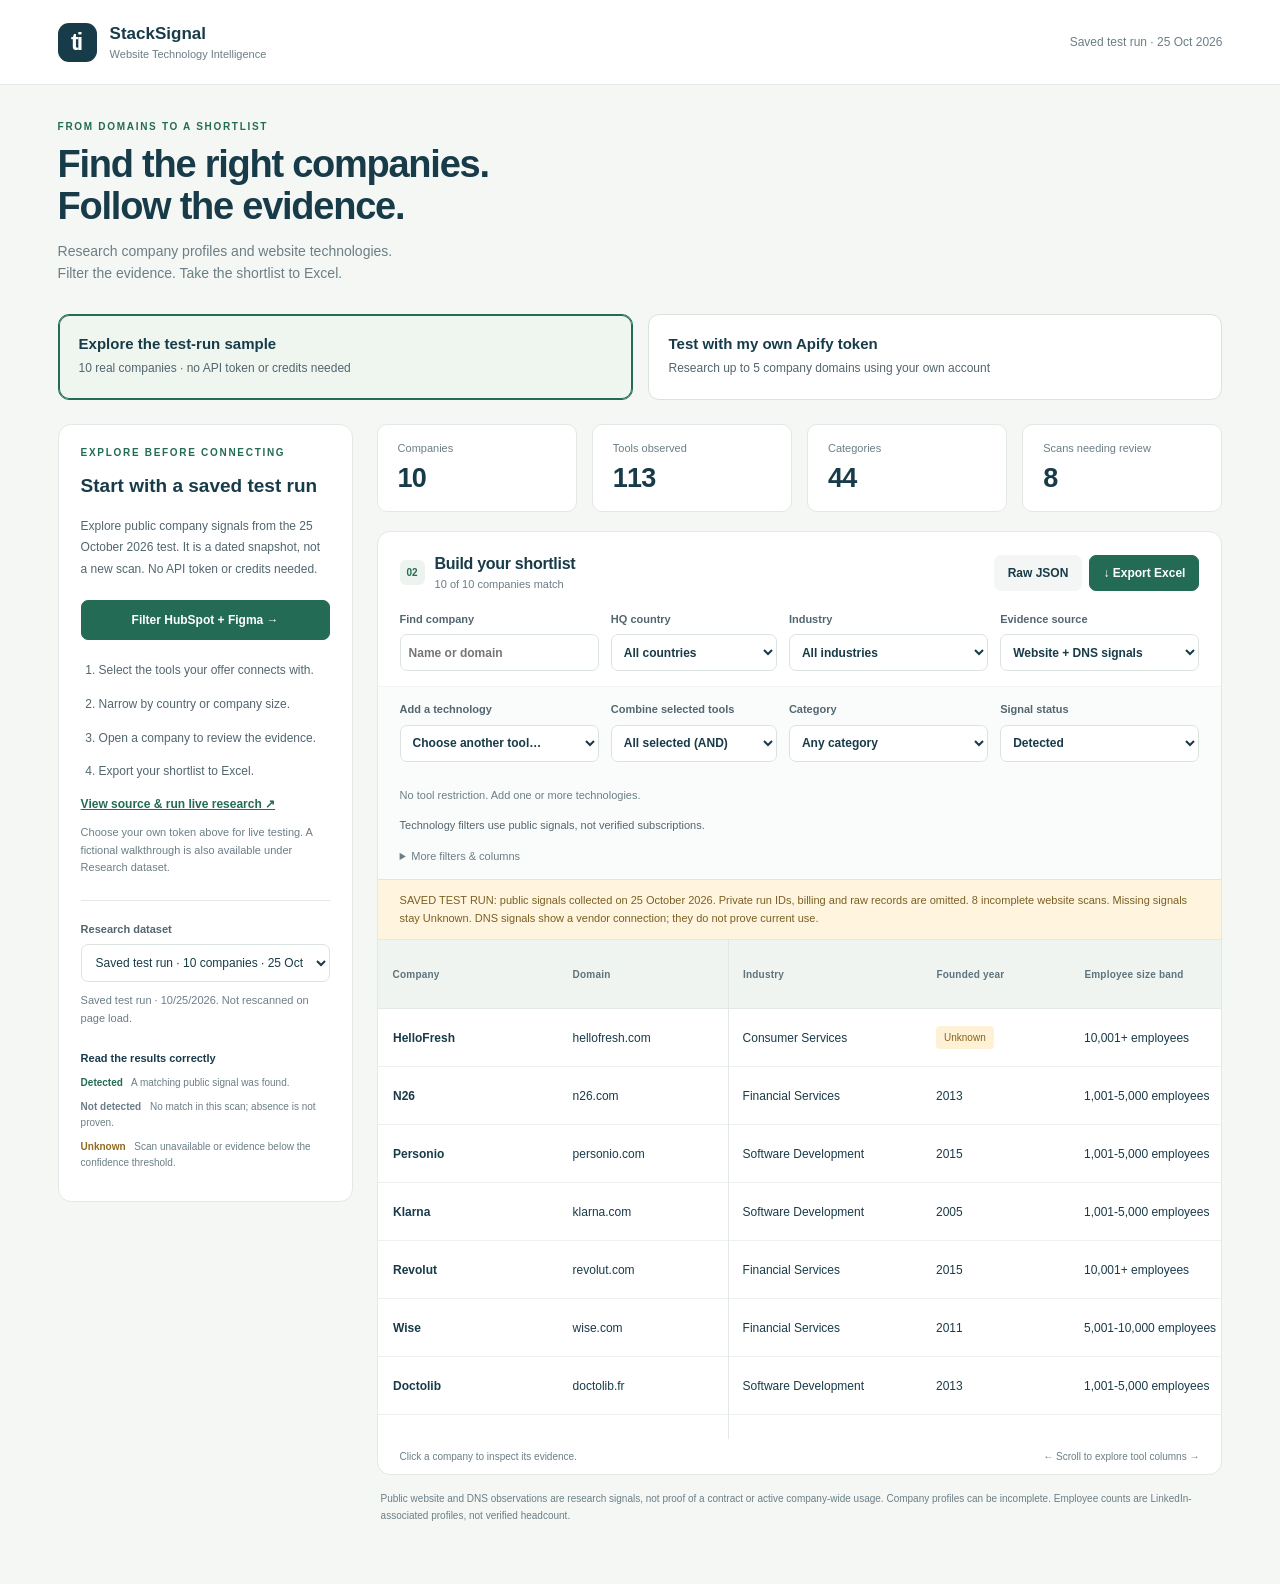
<file: docs/index.html>
<!doctype html>
<html lang="en"><head><meta charset="utf-8"><meta name="viewport" content="width=device-width,initial-scale=1"><title>StackSignal · Website Technology Intelligence</title><meta http-equiv="Content-Security-Policy" content="default-src 'self'; script-src 'self'; style-src 'self'; connect-src https://api.apify.com; img-src 'self' data:; object-src 'none'; base-uri 'none'; form-action 'none'"><meta name="description" content="Turn website technology signals and company profiles into an evidence-aware GTM shortlist."><link rel="stylesheet" href="./style.css"><script src="./engine.js" defer></script><script src="./xlsx.js" defer></script><script src="./demo-data.js" defer></script><script src="./test-data.js" defer></script><script src="./browser-apify.js" defer></script><script src="./app.js" defer></script></head>
<body data-mode="demo">
<header><a class="brand" href="./"><span class="brand-mark">ti</span><span>StackSignal<small>Website Technology Intelligence</small></span></a><span class="local-badge" id="mode-badge">Explore sample or use your own token</span></header>
<main>
<section class="intro"><p class="eyebrow">FROM DOMAINS TO A SHORTLIST</p><h1>Find the right companies.<br>Follow the evidence.</h1><p>Research company profiles and website technologies.<br>Filter the evidence. Take the shortlist to Excel.</p></section>
<section id="experience-choice" class="experience-choice" aria-label="Choose how to use StackSignal">
<button id="choose-sample" class="experience-card" aria-pressed="true"><strong>Explore the test-run sample</strong><span id="sample-summary">Real company research · no API token or credits needed</span></button>
<button id="choose-live" class="experience-card" aria-pressed="false"><strong>Test with my own Apify token</strong><span>Research up to 5 company domains using your own account</span></button>
</section>
<section class="workspace">
<aside class="panel research"><div id="live-controls" hidden><div class="panel-heading"><span class="step">01</span><h2>Research companies</h2></div>
<label for="domains">Company domains</label><textarea id="domains" rows="4" placeholder="hellofresh.com&#10;n26.com&#10;personio.com"></textarea>
<div class="upload-row"><label class="upload" for="upload">↑ Upload CSV or TXT</label><input id="upload" type="file" accept=".csv,.txt" hidden><span id="upload-label">One domain per line</span></div>
<details class="settings"><summary>Connection & scan settings</summary><label for="api-token">Apify API token</label><input id="api-token" type="password" autocomplete="off" placeholder="Used in memory; never saved"><p class="hint">Your token stays in memory and is sent only to Apify. <a href="https://docs.apify.com/integrations/api" target="_blank" rel="noopener noreferrer">Find your Apify token ↗</a></p><label class="check"><input id="render-js" type="checkbox" checked> Render JavaScript for better coverage</label><label for="allowance">Maximum charge for this scan (USD)</label><input id="allowance" type="number" min="0.1" max="5" step="0.1" value="1"><p class="hint" id="cap-note">Split between two Actors. A cap is reserved before starting, even if the scan is interrupted.</p></details>
<label id="spend-consent-row" class="check" hidden><input id="spend-consent" type="checkbox"> I understand this scan uses credits from my own Apify account.</label><button id="scan" class="primary">Research domains <span>→</span></button><p id="scan-message" class="hint" aria-live="polite">Live research uses Apify credits. Browsing saved results is free.</p>
<div id="run-links" class="run-links" aria-live="polite"></div><button id="clear-private" class="quiet" hidden>Clear my browser results</button><div class="budget"><strong id="budget">$5.00 test allowance</strong><span id="budget-detail">Loading…</span></div>
<button id="retry" class="quiet" disabled>Retry incomplete websites</button><p class="hint" id="retry-note">Retries only failed website scans, reuses company profiles, and reserves the selected cap. Available after a five-minute pause.</p></div><div id="demo-controls"><p class="eyebrow">EXPLORE BEFORE CONNECTING</p><h2>Start with a saved test run</h2><p class="demo-copy">Explore public company signals from the 25 October 2026 test. It is a dated snapshot, not a new scan. No API token or credits needed.</p><button id="preset" class="primary">Filter HubSpot + Figma →</button><ol class="tour"><li>Select the tools your offer connects with.</li><li>Narrow by country or company size.</li><li>Open a company to review the evidence.</li><li>Export your shortlist to Excel.</li></ol><a class="repo-link" href="https://github.com/vinaynaik432-debug/website-technology-intelligence" target="_blank" rel="noopener noreferrer">View source & run live research ↗</a><p class="hint">Choose your own token above for live testing. A fictional walkthrough is also available under Research dataset.</p></div><div class="saved"><label for="runs">Saved research</label><select id="runs"></select><p id="saved-date" class="hint"></p></div>
<div class="key"><strong>Read the results correctly</strong><p><b class="yes-text">Detected</b> A matching public signal was found.</p><p><b>Not detected</b> No match in this scan; absence is not proven.</p><p><b class="unknown-text">Unknown</b> Scan unavailable or evidence below the confidence threshold.</p></div>
</aside>
<div class="results">
<div class="metrics"><div><span>Companies</span><strong id="company-count">—</strong></div><div><span>Tools observed</span><strong id="tool-count">—</strong></div><div><span>Categories</span><strong id="category-count">—</strong></div><div><span>Scans needing review</span><strong id="review-count">—</strong></div></div>
<section class="panel shortlist"><div class="results-heading"><div class="panel-heading"><span class="step">02</span><div><h2>Build your shortlist</h2><p id="result-count">Loading saved research…</p></div></div><div class="exports"><button id="json" class="quiet">Raw JSON</button><button id="excel" class="primary small">↓ Export Excel</button></div></div>
<div class="filters"><label>Find company<input id="query" type="search" placeholder="Name or domain"></label><label>HQ country<select id="country"><option value="">All countries</option></select></label><label>Industry<select id="industry"><option value="">All industries</option></select></label><label>Evidence source<select id="scope"><option value="all">Website + DNS signals</option><option value="website">Website observations</option><option value="dns">DNS signals</option></select></label></div>
<div class="filters secondary"><label>Add a technology<select id="tool"><option value="">Choose tools…</option></select></label><label>Combine selected tools<select id="tool-match"><option value="all">All selected (AND)</option><option value="any">Any selected (OR)</option></select></label><label>Category<select id="category"><option value="">Any category</option></select></label><label>Signal status<select id="state"><option value="Yes">Detected</option><option value="No">Not detected</option><option value="Unknown">Unknown</option></select></label></div>
<div class="selected-tools" id="selected-tools" aria-label="Selected technologies"></div><p id="filter-explanation" class="filter-explanation" aria-live="polite"></p><details class="advanced"><summary>More filters & columns</summary><p class="hint">Match score is the scanner’s fingerprint strength, not the probability of active use. DNS signals may reflect a past account.</p><div class="advanced-inner"><label>Minimum match score<select id="confidence"><option value="50">50 / 100 (default)</option><option value="75">75 / 100</option><option value="100">100 / 100</option><option value="0">Include weak signals</option></select></label><label>Min LinkedIn employees<input id="min-employees" type="number" min="0" placeholder="Any"></label><label>Max LinkedIn employees<input id="max-employees" type="number" min="0" placeholder="Any"></label><label class="check"><input id="all-fields" type="checkbox"> Show all company columns</label><button id="clear" class="quiet">Reset filters</button></div></details>
<div id="notice" class="notice" role="status" hidden></div>
<div class="table-container"><table id="company-table"><thead></thead><tbody></tbody></table><div id="empty" class="empty" hidden><strong>No companies match these filters</strong><p>Try another technology, select Unknown, or reset the filters.</p></div></div>
<div class="table-footer"><span>Click a company to inspect its evidence.</span><span>← Scroll to explore tool columns →</span></div>
</section>
<p class="footnote">Public website and DNS observations are research signals, not proof of a contract or active company-wide usage. Company profiles can be incomplete. Employee counts are LinkedIn-associated profiles, not verified headcount.</p>
</div></section>
</main>
<dialog id="detail"><div class="dialog-heading"><div><p class="eyebrow">COMPANY EVIDENCE</p><h2 id="detail-title"></h2><p id="detail-domain"></p></div><button id="close-detail" aria-label="Close company details">×</button></div><div id="detail-body"></div></dialog>
<div id="toast" role="status" hidden></div>
</body></html>
</file>
<file: docs/style.css>
:root{--ink:#183b49;--muted:#6b7e86;--line:#e2e8e7;--green:#236b55;--bg:#f5f7f5;--white:#fff;--amber:#92691f}*{box-sizing:border-box}body{margin:0;background:var(--bg);color:var(--ink);font:14px -apple-system,BlinkMacSystemFont,"Segoe UI",sans-serif}header{height:85px;padding:0 4.5%;border-bottom:1px solid var(--line);display:flex;align-items:center;justify-content:space-between;background:#fff}.brand{display:flex;align-items:center;gap:13px;color:var(--ink);text-decoration:none;font-size:17px;font-weight:650}.brand small{display:block;font-size:11px;color:var(--muted);font-weight:400;margin-top:4px}.brand-mark{width:39px;height:39px;display:grid;place-items:center;background:var(--ink);color:white;border-radius:11px;font-size:23px;letter-spacing:-2px;padding-right:2px}.local-badge{font-size:12px;color:var(--muted);display:flex;gap:7px;align-items:center}.local-badge span{height:6px;width:6px;border-radius:50%;background:#54a17c}main{max-width:1720px;margin:auto;padding:36px 4.5% 45px}.intro{margin-bottom:30px}.eyebrow{font-size:10px;font-weight:700;letter-spacing:1.7px;color:var(--green);margin:0 0 12px}h1{font-size:38px;line-height:1.1;letter-spacing:-1.25px;font-weight:620;margin:0 0 12px}.intro>p:last-child{color:var(--muted);line-height:1.6;margin:0}.workspace{display:grid;grid-template-columns:295px minmax(0,1fr);gap:24px;align-items:start}.panel{background:#fff;border:1px solid var(--line);border-radius:13px}.research{padding:22px}.panel-heading{display:flex;gap:10px;align-items:center;margin-bottom:22px}.panel-heading h2{margin:0;font-size:16px;font-weight:650;letter-spacing:-.3px}.step{font-size:10px;font-weight:600;display:grid;place-items:center;width:25px;height:25px;background:#edf3ef;border-radius:6px;color:var(--green);flex-shrink:0}label{display:block;font-size:11px;font-weight:600;line-height:1.5;color:#52666f}input,select,textarea{display:block;width:100%;border:1px solid #dbe3e0;border-radius:7px;background:white;color:var(--ink);font:inherit;font-size:12px;padding:10px;margin-top:7px;outline:none}input:focus,select:focus,textarea:focus{border-color:#4e8f77;box-shadow:0 0 0 3px #e8f2ed}textarea{resize:vertical;font:13px/1.8 ui-monospace,monospace;min-height:116px}button,.upload{cursor:pointer;font:600 12px -apple-system,BlinkMacSystemFont,"Segoe UI",sans-serif}button{border:1px solid var(--line);border-radius:7px;background:white;padding:10px 13px;color:var(--ink)}button:hover{filter:brightness(.97)}button:disabled{opacity:.5;cursor:wait}.primary{background:var(--green);color:white;border-color:var(--green);padding:12px 15px}.research>.primary{width:100%;display:flex;justify-content:space-between;margin-top:18px}.small{padding:10px 13px}.quiet{border-color:transparent;background:#f3f6f4}.hint{font-size:11px;line-height:1.6;color:var(--muted);font-weight:400;margin:10px 0 0}.upload-row{display:flex;flex-wrap:wrap;gap:10px;align-items:center;margin-top:11px}.upload{font-size:11px;color:var(--green)}.upload-row span{font-size:10px;color:var(--muted);overflow-wrap:anywhere}.settings{margin-top:20px;font-size:11px}.settings summary,.advanced summary{cursor:pointer;color:var(--muted);font-size:11px}.settings label{margin-top:14px}.check{display:flex;align-items:center;gap:7px;font-size:11px;line-height:1.5}.check input{width:13px;height:13px;margin:0;accent-color:var(--green)}.budget{margin-top:20px;background:#f4f7f3;padding:13px;border-radius:7px}.budget strong{display:block;font-size:12px}.budget span{display:block;color:var(--muted);font-size:10px;margin-top:7px;line-height:1.5}.saved{margin-top:23px;padding-top:20px;border-top:1px solid var(--line)}.key{margin-top:22px;font-size:10px;color:var(--muted);line-height:1.6}.key strong{color:var(--ink);font-size:11px}.key p{margin:8px 0}.key b{margin-right:6px}.yes-text{color:var(--green)}.unknown-text{color:var(--amber)}.metrics{display:grid;grid-template-columns:repeat(4,1fr);gap:15px;margin-bottom:19px}.metrics>div{padding:17px 20px;border:1px solid var(--line);border-radius:10px;background:#fff}.metrics span{display:block;font-size:11px;color:var(--muted)}.metrics strong{display:block;font-size:27px;font-weight:600;letter-spacing:-.8px;margin-top:9px}.shortlist{overflow:hidden}.results-heading{display:flex;align-items:center;justify-content:space-between;gap:10px;padding:23px 22px 20px}.results-heading .panel-heading{margin:0}.results-heading p{font-size:11px;color:var(--muted);margin:5px 0 0}.exports{display:flex;gap:7px}.filters{display:grid;grid-template-columns:1.2fr 1fr 1.2fr 1.2fr;gap:12px;padding:0 22px 15px}.filters select,.filters input{min-width:0;font-size:12px;height:37px;padding:8px}.secondary{background:#fafcfb;padding-top:14px;border-top:1px solid #f1f4f1}.advanced{padding:0 22px 17px;background:#fafcfb}.advanced-inner{display:flex;gap:12px;align-items:end;flex-wrap:wrap;margin-top:14px}.advanced-inner>label{flex:1;min-width:100px}.advanced-inner input[type=number]{height:33px}.notice{margin:0;padding:12px 22px;font-size:11px;line-height:1.6;background:#fff5df;color:#7b5f23;border-top:1px solid #f1e4c6}.table-container{overflow:auto;max-height:500px;min-height:250px;border-top:1px solid var(--line)}table{border-collapse:separate;border-spacing:0;width:100%;font-size:12px}th{text-align:left;white-space:normal;background:#f0f4f1;color:#5e737b;font-weight:600;font-size:10px;letter-spacing:.2px;min-width:148px;max-width:210px;height:62px;padding:12px 15px;border-bottom:1px solid var(--line);position:sticky;top:0;z-index:3}td{padding:17px 15px;border-bottom:1px solid #edf1ee;max-width:250px;min-width:148px;white-space:nowrap;text-overflow:ellipsis;overflow:hidden;background:#fff;line-height:1.5}tbody tr:hover td{background:#f7faf7}th:first-child,td:first-child{position:sticky;left:0;min-width:180px;max-width:180px;z-index:2}th:first-child{z-index:5}td:first-child{font-weight:650;color:var(--ink)}td:first-child button{border:0;padding:0;background:transparent;font:inherit;color:inherit;text-align:left}th:nth-child(2),td:nth-child(2){position:sticky;left:180px;min-width:170px;max-width:170px;z-index:2;box-shadow:1px 0 0 var(--line)}th:nth-child(2){z-index:5}.pill{font-size:10px;padding:4px 8px;border-radius:4px;display:inline-block;background:#f1f4f3;color:#718189}.pill.yes{background:#e7f3eb;color:#256747}.pill.unknown{background:#fff1d6;color:#87631c}.table-footer{display:flex;justify-content:space-between;padding:12px 22px;font-size:10px;color:var(--muted);gap:15px}.footnote{font-size:10px;color:var(--muted);line-height:1.7;margin:15px 4px;max-width:920px}.empty{text-align:center;padding:70px 20px;color:var(--muted);font-size:12px}.empty strong{color:var(--ink)}dialog{width:min(1000px,94vw);max-height:88vh;border:0;border-radius:14px;padding:28px;color:var(--ink);box-shadow:0 18px 80px #142b4933}dialog::backdrop{background:#122e4266}.dialog-heading{display:flex;justify-content:space-between;align-items:start}.dialog-heading h2{font-size:26px;margin:0}.dialog-heading p:not(.eyebrow){color:var(--muted);font-size:12px}.dialog-heading button{font-size:23px;border:0;padding:0 8px}.fact-grid{display:grid;grid-template-columns:repeat(3,minmax(0,1fr));gap:14px;margin:20px 0}.fact{padding:12px;background:#f5f8f5;border-radius:7px}.fact span{display:block;font-size:10px;color:var(--muted);margin-bottom:6px}.fact strong{font-size:12px;overflow-wrap:anywhere}.detail-note{font-size:12px;line-height:1.7;padding:12px;background:#fff6e4;border-radius:7px}.evidence-list{display:grid;gap:10px;margin-top:15px}.evidence-card{border:1px solid var(--line);border-radius:8px;padding:13px}.evidence-card h3{font-size:13px;margin:0 0 6px}.evidence-card p{font-size:11px;line-height:1.7;margin:5px 0;color:var(--muted);overflow-wrap:anywhere}.evidence-card a,.source-link{color:var(--green)}#toast{position:fixed;bottom:20px;right:24px;max-width:450px;padding:15px 20px;border-radius:10px;background:var(--ink);color:white;box-shadow:0 4px 20px #0002;z-index:10;font-size:12px;line-height:1.6}button:focus-visible,summary:focus-visible,.upload:focus-visible{outline:3px solid #8dbba7;outline-offset:3px}[hidden]{display:none!important}@media(min-width:1400px){.intro{display:grid;grid-template-columns:1fr 1fr}.intro .eyebrow{grid-column:1/-1}.intro>p:last-child{align-self:end;justify-self:end;padding-bottom:3px}}@media(max-width:1000px){main{padding:25px}.workspace{grid-template-columns:250px minmax(0,1fr);gap:16px}.research{padding:17px}.filters{grid-template-columns:1fr 1fr}.metrics{gap:8px}.metrics>div{padding:12px}.metrics span{font-size:10px}.results-heading{align-items:start;flex-direction:column;gap:15px}}@media(max-width:720px){header{padding:0 20px;height:72px}.local-badge{display:none}main{padding:25px 16px}h1{font-size:32px}.workspace{grid-template-columns:1fr}.research{padding:20px}.metrics{grid-template-columns:1fr 1fr}.fact-grid{grid-template-columns:1fr 1fr}.table-footer span:last-child{display:none}.intro{margin-bottom:23px}.filters{padding-left:15px;padding-right:15px}.results-heading{padding:20px 15px;flex-direction:row;align-items:center}.exports .quiet{display:none}}

.results,.filters>label,.metrics>div{min-width:0}.filters{grid-template-columns:minmax(0,1.2fr) minmax(0,1fr) minmax(0,1.2fr) minmax(0,1.2fr)}.filters select{max-width:100%;text-overflow:ellipsis}.metrics{grid-template-columns:repeat(4,minmax(0,1fr))}@media(max-width:1000px){.filters{grid-template-columns:repeat(2,minmax(0,1fr))}}@media(max-width:720px){.metrics{grid-template-columns:repeat(2,minmax(0,1fr))}}
/* Multi-tool selection and portfolio demo. */
.selected-tools{display:flex;flex-wrap:wrap;gap:7px;padding:0 22px 10px;background:#fafcfb;min-height:40px}.tool-chip{background:#e7f3eb;color:#205b45;border:1px solid #b8d5c5;font-size:11px;padding:7px 11px}.filter-explanation{background:#fafcfb;margin:0;padding:0 22px 16px;color:#52666f;font-size:11px;line-height:1.6}.brief{padding:17px;background:#edf5ef;border:1px solid #cfe0d4;border-radius:9px;margin:16px 0}.brief p{font-size:12px;line-height:1.7}.brief strong{font-size:14px}.demo-copy{font-size:12px;line-height:1.8;color:#52666f}.tour{padding-left:18px;font-size:12px;line-height:1.8;color:#52666f}.tour li{margin:12px 0}.repo-link{display:block;color:#236b55;font-size:12px;font-weight:650;line-height:1.6}.research h2{font-size:19px;line-height:1.4}.research #retry{width:100%;margin-top:14px}.research #preset{width:100%;margin:8px 0}.research .budget{margin-bottom:14px}.advanced-inner select{min-height:35px}.local-badge{white-space:nowrap}td .pill{white-space:nowrap}#detail-body>.detail-note{font-size:11px}body[data-mode=demo] .saved{display:none}@media(max-width:720px){.selected-tools,.filter-explanation{padding-left:15px;padding-right:15px}.exports{flex-wrap:wrap}.results-heading{align-items:start;flex-direction:column}.local-badge{display:none}.filters{gap:10px}th:first-child,td:first-child{min-width:150px;max-width:150px}th:nth-child(2),td:nth-child(2){position:static;box-shadow:none}}
.experience-choice{display:grid;grid-template-columns:1fr 1fr;gap:15px;margin:0 0 24px}.experience-card{text-align:left;background:#fff;border:1px solid #d7e3dc;padding:20px;border-radius:11px}.experience-card strong{display:block;font-size:15px;margin-bottom:7px}.experience-card span{display:block;font-size:12px;color:#52666f;line-height:1.6;font-weight:400}.experience-card[aria-pressed=true]{border-color:#236b55;box-shadow:inset 0 0 0 1px #236b55;background:#eff6f0}.run-links{font-size:11px;line-height:1.6;margin-top:15px;overflow-wrap:anywhere}.run-links a{color:#236b55}#spend-consent-row{margin-top:15px}#clear-private{margin-top:10px;font-size:11px}body[data-mode=demo] .saved{display:block}.settings[open]{padding-bottom:5px}@media(max-width:720px){.experience-choice{grid-template-columns:1fr;gap:10px}.experience-card{padding:15px}}
</file>
